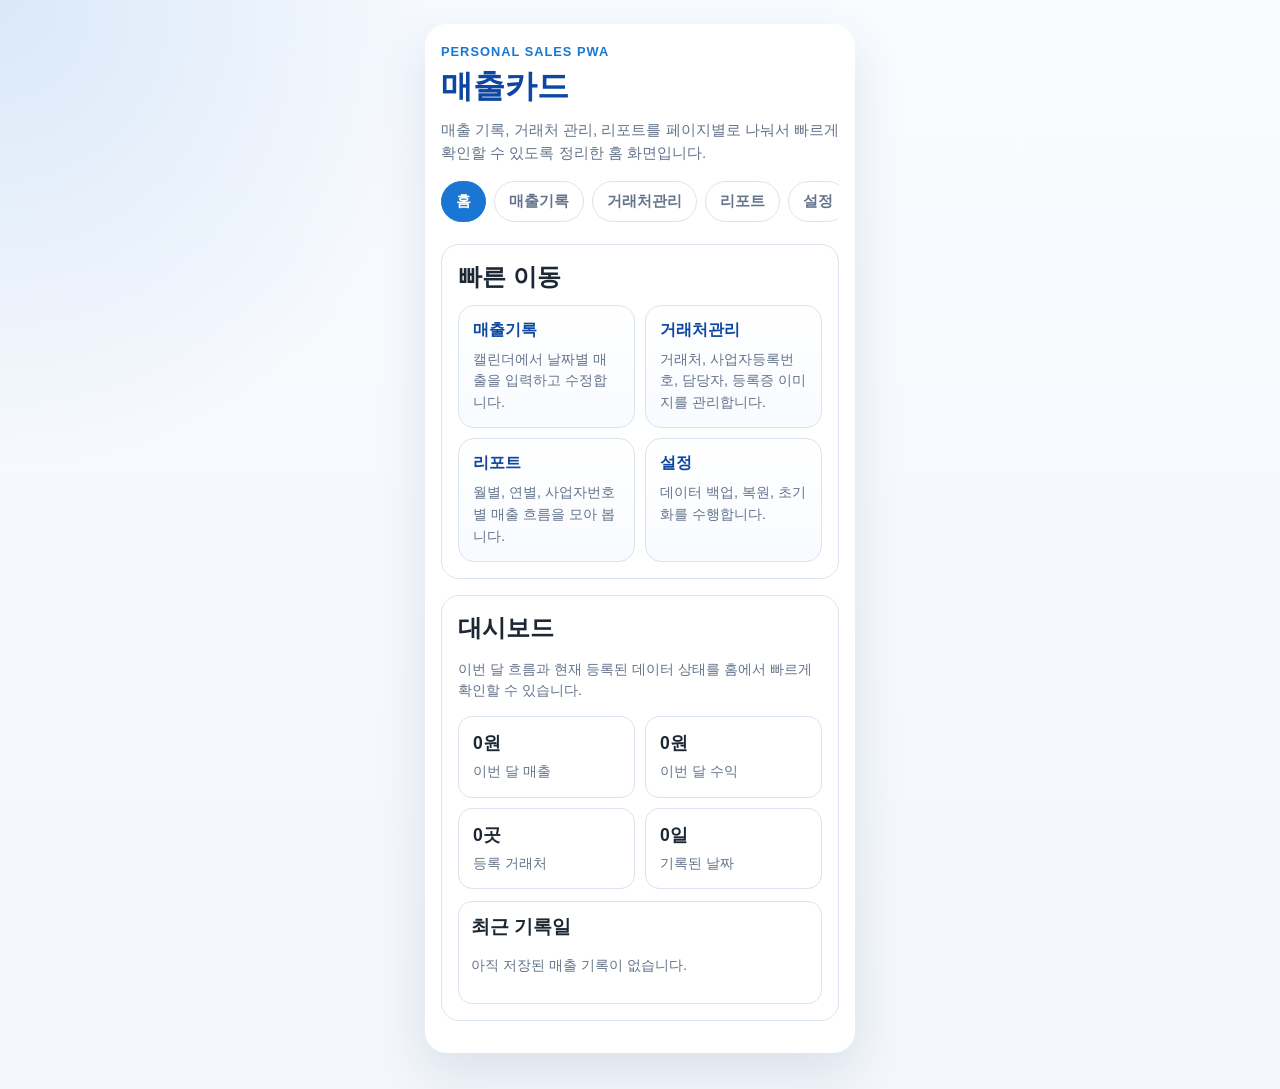
<file: index.html>
<!DOCTYPE html>
<html lang="ko">
<head>
  <meta charset="UTF-8">
  <meta name="viewport" content="width=device-width, initial-scale=1.0">
  <title>매출카드 홈</title>
  <link rel="manifest" href="manifest.json">
  <meta name="theme-color" content="#1976d2">
  <link rel="stylesheet" href="style.css">
</head>
<body>
  <div class="container">
    <header class="site-header">
      <p class="eyebrow">Personal Sales PWA</p>
      <h1>매출카드</h1>
      <p class="site-description">매출 기록, 거래처 관리, 리포트를 페이지별로 나눠서 빠르게 확인할 수 있도록 정리한 홈 화면입니다.</p>
    </header>

    <nav class="top-nav">
      <a class="nav-link is-active" href="index.html">홈</a>
      <a class="nav-link" href="sales.html">매출기록</a>
      <a class="nav-link" href="clients.html">거래처관리</a>
      <a class="nav-link" href="reports.html">리포트</a>
      <a class="nav-link" href="settings.html">설정</a>
    </nav>

    <main class="page-stack">
      <section class="card">
        <h2>빠른 이동</h2>
        <div class="menu-grid">
          <a class="menu-card" href="sales.html">
            <strong>매출기록</strong>
            <span>캘린더에서 날짜별 매출을 입력하고 수정합니다.</span>
          </a>
          <a class="menu-card" href="clients.html">
            <strong>거래처관리</strong>
            <span>거래처, 사업자등록번호, 담당자, 등록증 이미지를 관리합니다.</span>
          </a>
          <a class="menu-card" href="reports.html">
            <strong>리포트</strong>
            <span>월별, 연별, 사업자번호별 매출 흐름을 모아 봅니다.</span>
          </a>
          <a class="menu-card" href="settings.html">
            <strong>설정</strong>
            <span>데이터 백업, 복원, 초기화를 수행합니다.</span>
          </a>
        </div>
      </section>

      <section class="card">
        <h2>대시보드</h2>
        <div id="home-summary"></div>
      </section>
    </main>
  </div>

  <script src="data.js"></script>
  <script src="home.js"></script>
</body>
</html>
</file>
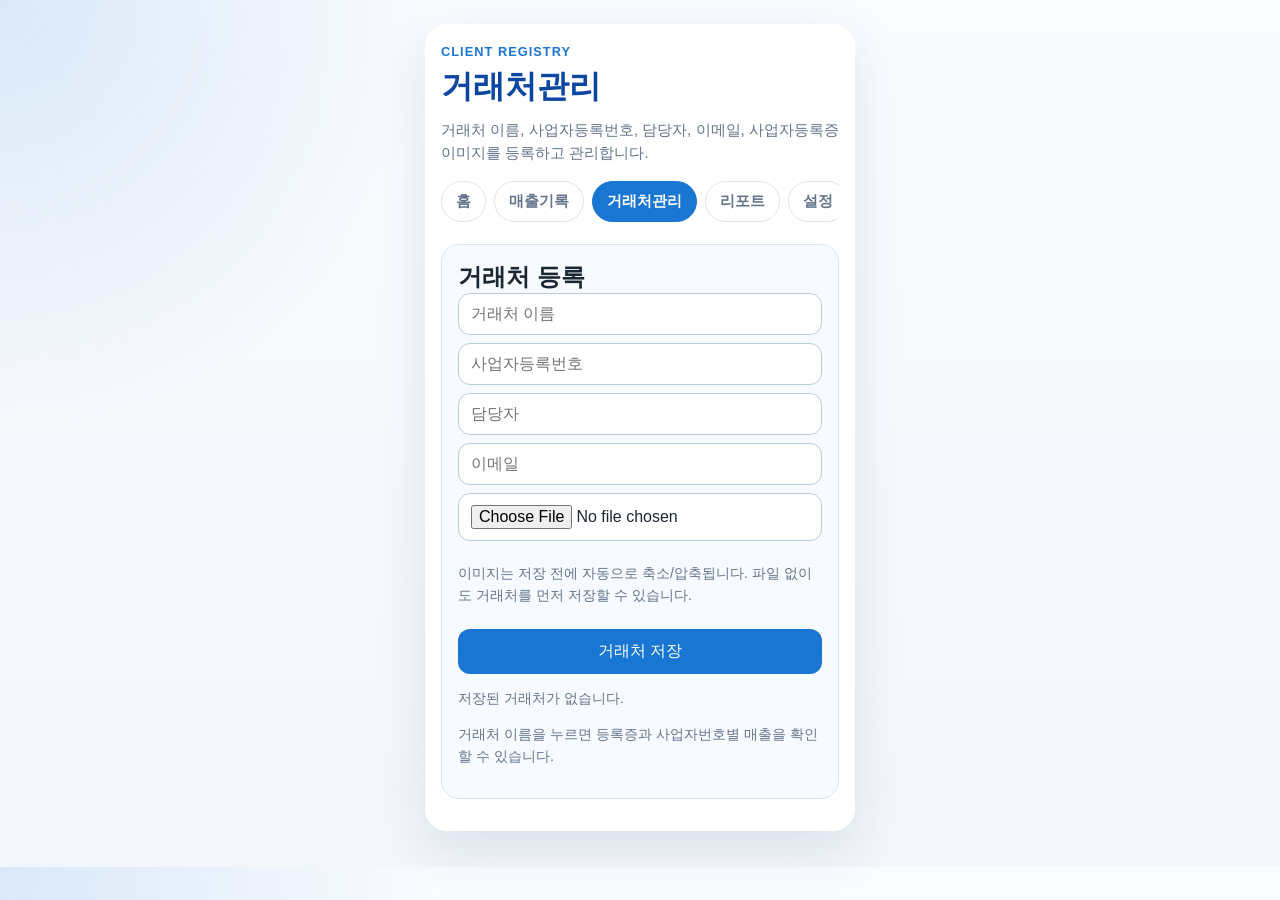
<file: clients.html>
<!DOCTYPE html>
<html lang="ko">
<head>
  <meta charset="UTF-8">
  <meta name="viewport" content="width=device-width, initial-scale=1.0">
  <title>거래처관리</title>
  <link rel="manifest" href="manifest.json">
  <meta name="theme-color" content="#1976d2">
  <link rel="stylesheet" href="style.css">
</head>
<body>
  <div class="container">
    <header class="site-header">
      <p class="eyebrow">Client Registry</p>
      <h1>거래처관리</h1>
      <p class="site-description">거래처 이름, 사업자등록번호, 담당자, 이메일, 사업자등록증 이미지를 등록하고 관리합니다.</p>
    </header>

    <nav class="top-nav">
      <a class="nav-link" href="index.html">홈</a>
      <a class="nav-link" href="sales.html">매출기록</a>
      <a class="nav-link is-active" href="clients.html">거래처관리</a>
      <a class="nav-link" href="reports.html">리포트</a>
      <a class="nav-link" href="settings.html">설정</a>
    </nav>

    <main class="page-stack">
      <div id="business-registry"></div>
    </main>
  </div>

  <script src="data.js"></script>
  <script src="clients.js"></script>
</body>
</html>
</file>
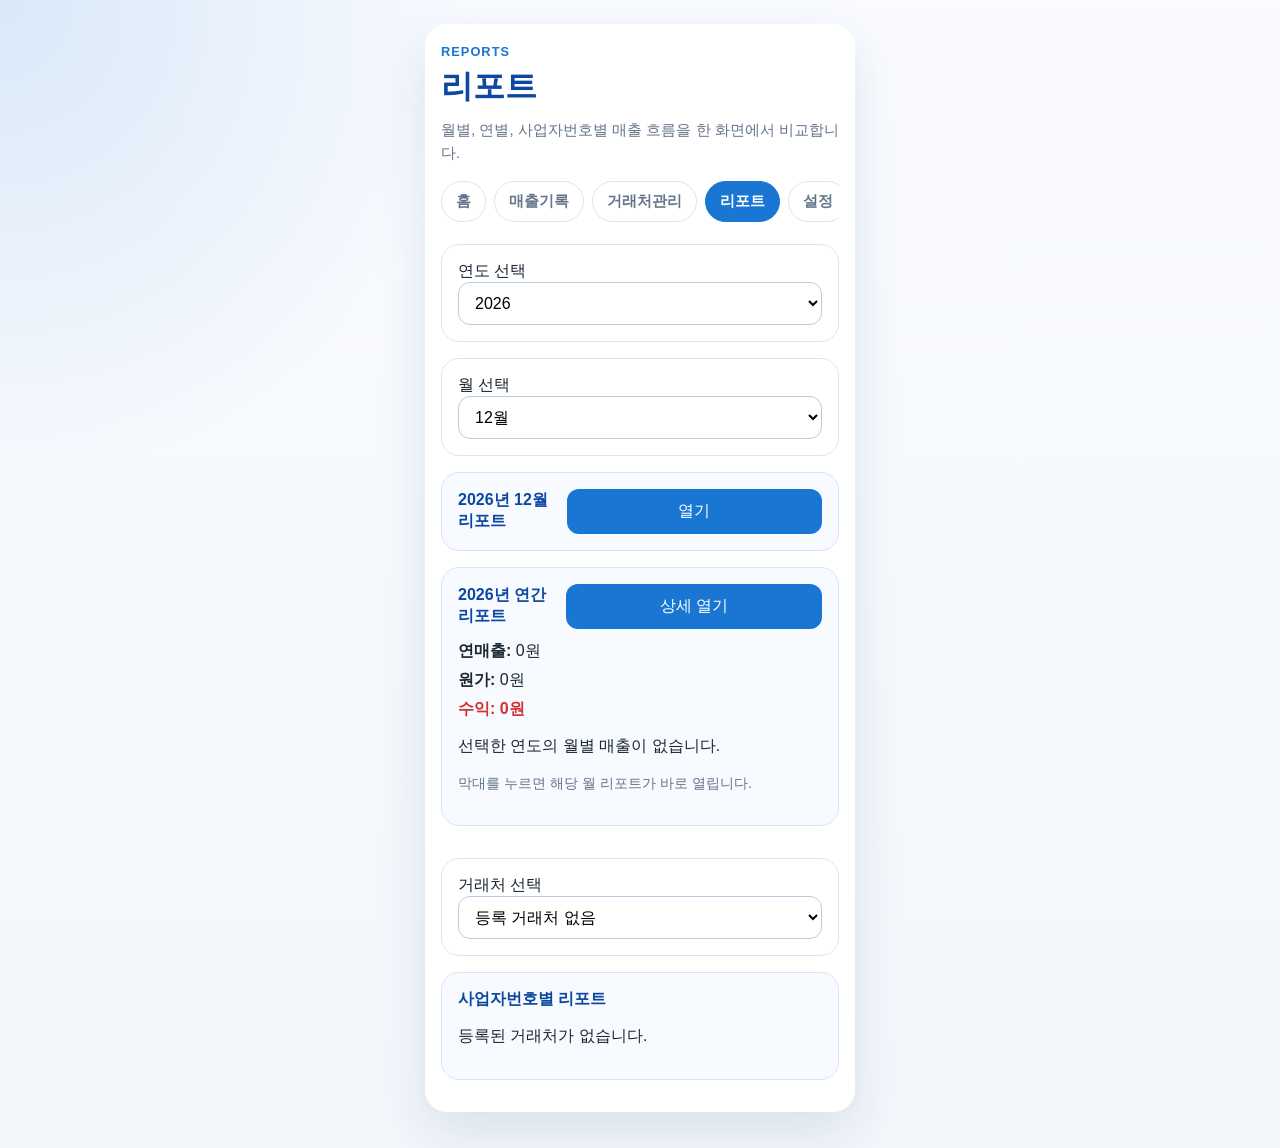
<file: reports.html>
<!DOCTYPE html>
<html lang="ko">
<head>
  <meta charset="UTF-8">
  <meta name="viewport" content="width=device-width, initial-scale=1.0">
  <title>리포트</title>
  <link rel="manifest" href="manifest.json">
  <meta name="theme-color" content="#1976d2">
  <link rel="stylesheet" href="style.css">
</head>
<body>
  <div class="container">
    <header class="site-header">
      <p class="eyebrow">Reports</p>
      <h1>리포트</h1>
      <p class="site-description">월별, 연별, 사업자번호별 매출 흐름을 한 화면에서 비교합니다.</p>
    </header>

    <nav class="top-nav">
      <a class="nav-link" href="index.html">홈</a>
      <a class="nav-link" href="sales.html">매출기록</a>
      <a class="nav-link" href="clients.html">거래처관리</a>
      <a class="nav-link is-active" href="reports.html">리포트</a>
      <a class="nav-link" href="settings.html">설정</a>
    </nav>

    <main class="page-stack">
      <div id="year-selector"></div>
      <div id="month-selector"></div>
      <div id="month-report"></div>
      <div id="year-report"></div>
      <div id="report-edit-panel"></div>
      <div id="business-selector"></div>
      <div id="business-report"></div>
    </main>
  </div>

  <script src="data.js"></script>
  <script src="reports.js"></script>
</body>
</html>
</file>
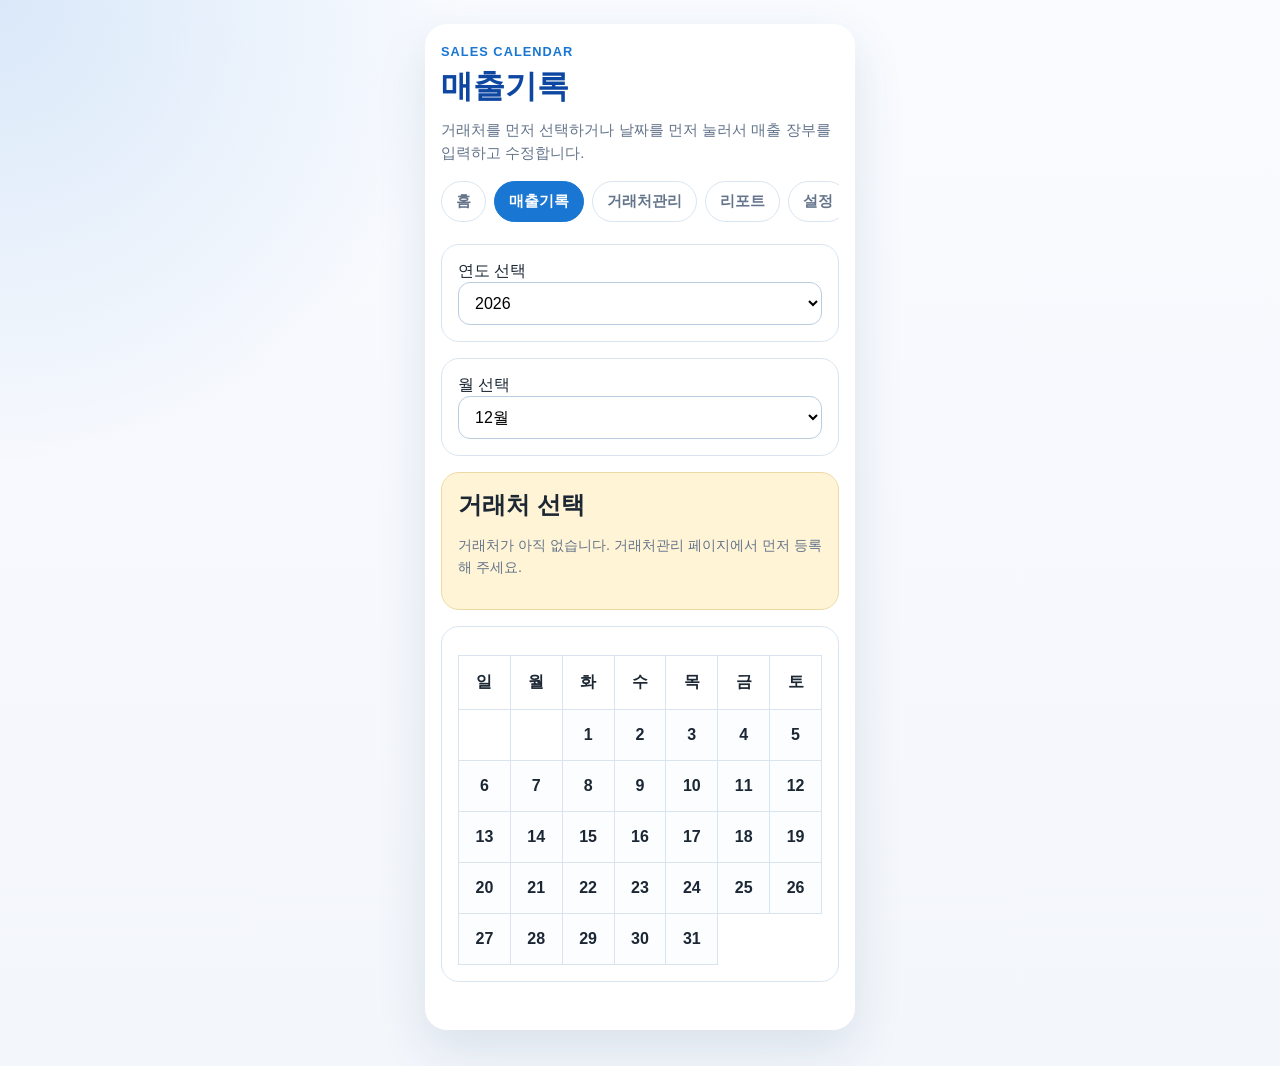
<file: sales.html>
<!DOCTYPE html>
<html lang="ko">
<head>
  <meta charset="UTF-8">
  <meta name="viewport" content="width=device-width, initial-scale=1.0">
  <title>매출기록</title>
  <link rel="manifest" href="manifest.json">
  <meta name="theme-color" content="#1976d2">
  <link rel="stylesheet" href="style.css">
</head>
<body>
  <div class="container">
    <header class="site-header">
      <p class="eyebrow">Sales Calendar</p>
      <h1>매출기록</h1>
      <p class="site-description">거래처를 먼저 선택하거나 날짜를 먼저 눌러서 매출 장부를 입력하고 수정합니다.</p>
    </header>

    <nav class="top-nav">
      <a class="nav-link" href="index.html">홈</a>
      <a class="nav-link is-active" href="sales.html">매출기록</a>
      <a class="nav-link" href="clients.html">거래처관리</a>
      <a class="nav-link" href="reports.html">리포트</a>
      <a class="nav-link" href="settings.html">설정</a>
    </nav>

    <main class="page-stack">
      <div id="year-selector"></div>
      <div id="month-selector"></div>
      <div id="sales-client-selector"></div>
      <div id="calendar"></div>
      <div id="sales-form"></div>
    </main>
  </div>

  <script src="data.js"></script>
  <script src="sales.js"></script>
</body>
</html>
</file>
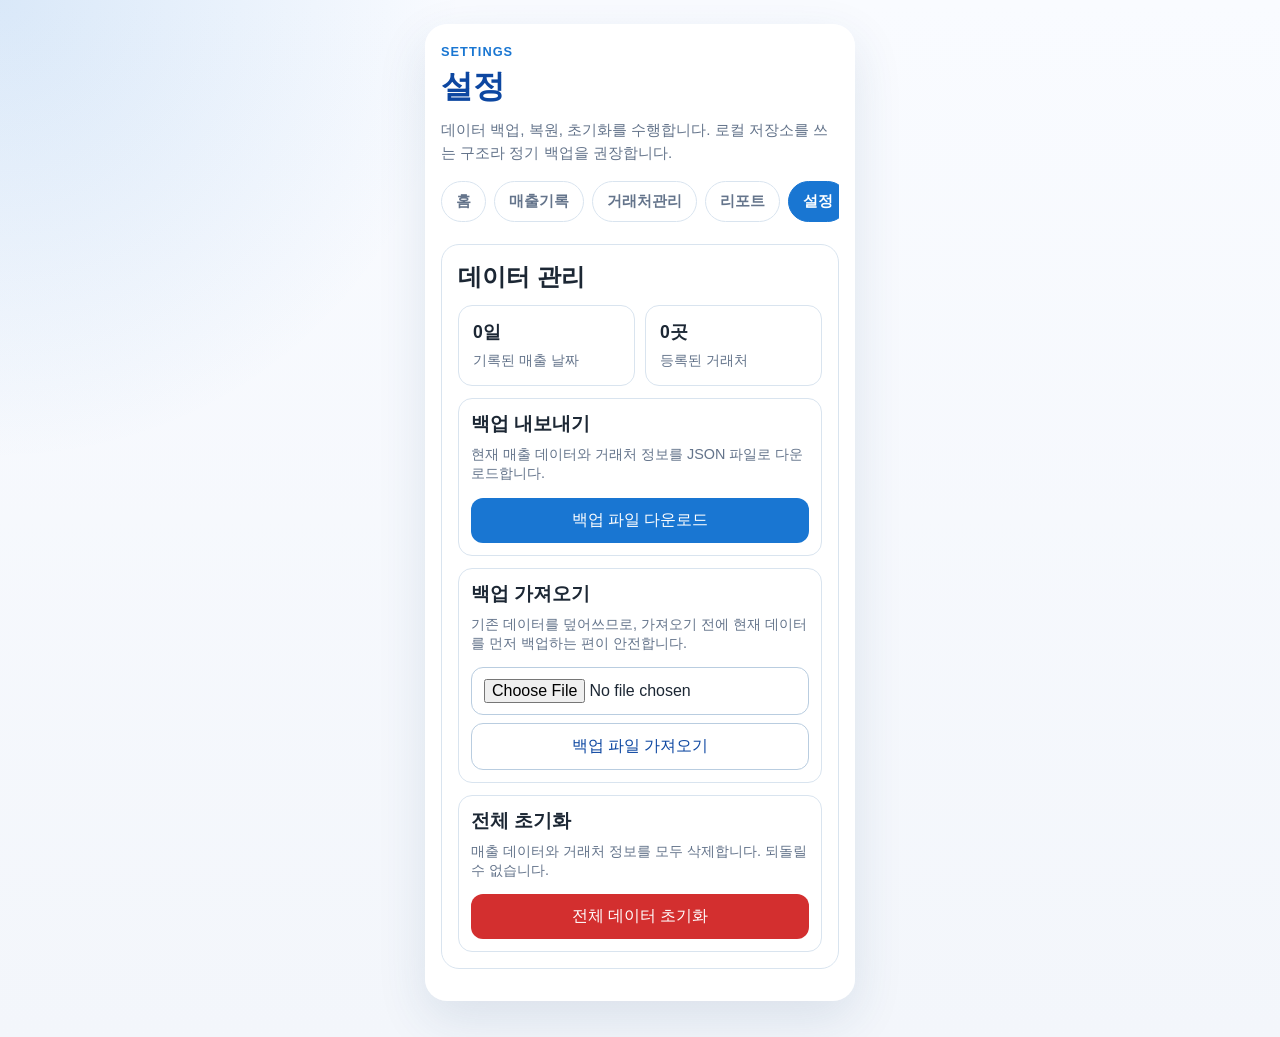
<file: settings.html>
<!DOCTYPE html>
<html lang="ko">
<head>
  <meta charset="UTF-8">
  <meta name="viewport" content="width=device-width, initial-scale=1.0">
  <title>설정</title>
  <link rel="manifest" href="manifest.json">
  <meta name="theme-color" content="#1976d2">
  <link rel="stylesheet" href="style.css">
</head>
<body>
  <div class="container">
    <header class="site-header">
      <p class="eyebrow">Settings</p>
      <h1>설정</h1>
      <p class="site-description">데이터 백업, 복원, 초기화를 수행합니다. 로컬 저장소를 쓰는 구조라 정기 백업을 권장합니다.</p>
    </header>

    <nav class="top-nav">
      <a class="nav-link" href="index.html">홈</a>
      <a class="nav-link" href="sales.html">매출기록</a>
      <a class="nav-link" href="clients.html">거래처관리</a>
      <a class="nav-link" href="reports.html">리포트</a>
      <a class="nav-link is-active" href="settings.html">설정</a>
    </nav>

    <main class="page-stack">
      <div id="settings-panel"></div>
    </main>
  </div>

  <script src="data.js"></script>
  <script src="settings.js"></script>
</body>
</html>
</file>
<file: style.css>
:root {
  --bg: #f3f6fb;
  --surface: #ffffff;
  --surface-soft: #f7fbff;
  --line: #d9e4ef;
  --line-strong: #b9cde0;
  --text: #1c2734;
  --muted: #64748b;
  --brand: #1976d2;
  --brand-strong: #0d47a1;
  --accent: #fff4d6;
  --accent-line: #ecd9a5;
  --danger: #d32f2f;
}

* {
  box-sizing: border-box;
}

body {
  margin: 0;
  color: var(--text);
  font-family: 'Noto Sans KR', sans-serif;
  background:
    radial-gradient(circle at top left, rgba(25, 118, 210, 0.14), transparent 28%),
    linear-gradient(180deg, #f9fbff 0%, var(--bg) 100%);
}

body.sheet-open {
  overflow: hidden;
}

a {
  color: inherit;
}

.container {
  max-width: 430px;
  margin: 24px auto 36px;
  padding: 20px 16px 32px;
  border-radius: 22px;
  background: rgba(255, 255, 255, 0.94);
  box-shadow: 0 18px 50px rgba(34, 72, 119, 0.12);
  backdrop-filter: blur(10px);
}

.site-header {
  margin-bottom: 16px;
}

.eyebrow {
  margin: 0 0 6px;
  color: var(--brand);
  font-size: 0.8rem;
  font-weight: 700;
  letter-spacing: 0.08em;
  text-transform: uppercase;
}

h1 {
  margin: 0;
  color: var(--brand-strong);
  font-size: 2rem;
}

h2,
h3,
h4 {
  margin: 0;
}

.site-description {
  margin: 10px 0 0;
  color: var(--muted);
  line-height: 1.5;
  font-size: 0.95rem;
}

.top-nav {
  display: flex;
  gap: 8px;
  overflow-x: auto;
  padding-bottom: 4px;
  margin-bottom: 18px;
}

.nav-link {
  flex: 0 0 auto;
  padding: 10px 14px;
  border: 1px solid var(--line);
  border-radius: 999px;
  background: var(--surface);
  color: var(--muted);
  font-size: 0.92rem;
  font-weight: 600;
  text-decoration: none;
}

.nav-link.is-active {
  border-color: var(--brand);
  background: var(--brand);
  color: #fff;
}

.page-stack {
  display: grid;
  gap: 16px;
}

.card,
.section-card,
.compact-card,
.report-panel,
.settings-panel {
  border: 1px solid var(--line);
  border-radius: 18px;
  background: var(--surface);
  padding: 16px;
}

.section-card,
.report-panel {
  background: var(--surface-soft);
}

.compact-card {
  background: var(--accent);
  border-color: var(--accent-line);
}

.menu-grid,
.summary-grid,
.settings-grid {
  display: grid;
  gap: 10px;
}

.menu-grid {
  grid-template-columns: repeat(2, minmax(0, 1fr));
  margin-top: 12px;
}

.menu-card {
  display: block;
  min-height: 120px;
  padding: 14px;
  border: 1px solid var(--line);
  border-radius: 16px;
  background: linear-gradient(180deg, #ffffff 0%, #f8fbff 100%);
  text-decoration: none;
}

.menu-card strong {
  display: block;
  margin-bottom: 8px;
  color: var(--brand-strong);
  font-size: 1rem;
}

.menu-card span,
.summary-copy,
.muted,
.empty-text,
.file-hint,
.client-meta,
.selected-client-banner,
.sales-form-note,
.inline-muted {
  color: var(--muted);
  font-size: 0.9rem;
  line-height: 1.5;
}

.summary-grid,
.settings-grid {
  margin-top: 12px;
  grid-template-columns: repeat(2, minmax(0, 1fr));
}

.summary-tile,
.settings-tile {
  padding: 14px;
  border: 1px solid var(--line);
  border-radius: 14px;
  background: #fff;
}

.summary-tile strong,
.settings-tile strong {
  display: block;
  margin-bottom: 6px;
  font-size: 1.1rem;
}

.selector-row {
  display: flex;
  align-items: center;
  gap: 8px;
}

.selector-row label {
  flex: 1;
}

.stack-form,
.settings-actions,
.button-row,
.client-choice-list,
.report-summary,
.certificate-actions {
  display: grid;
  gap: 8px;
}

.button-row,
.certificate-actions,
.settings-actions {
  grid-template-columns: repeat(2, minmax(0, 1fr));
}

.button-row.single {
  grid-template-columns: 1fr;
}

input,
select,
button,
textarea {
  width: 100%;
  font: inherit;
}

input,
select,
textarea {
  padding: 11px 12px;
  border: 1px solid var(--line-strong);
  border-radius: 12px;
  background: #fff;
}

button {
  border: 0;
  border-radius: 12px;
  padding: 12px;
  cursor: pointer;
}

.primary-button,
.toggle-report-button {
  background: var(--brand);
  color: #fff;
}

.toggle-report-button.is-open {
  background: var(--brand-strong);
}

.secondary-button {
  border: 1px solid var(--line-strong);
  background: #fff;
  color: var(--brand-strong);
}

.danger-button {
  background: var(--danger);
  color: #fff;
}

.report-title {
  color: var(--brand-strong);
  font-size: 1rem;
}

.report-header {
  display: flex;
  align-items: center;
  justify-content: space-between;
  gap: 12px;
}

.report-entry-button {
  width: 100%;
  border: 1px solid var(--line);
  border-radius: 14px;
  background: #fff;
  padding: 12px;
  text-align: left;
  cursor: pointer;
}

.report-entry-button:hover {
  background: #f8fbff;
}

.sheet-root {
  position: fixed;
  inset: 0;
  z-index: 1000;
}

.sheet-backdrop {
  position: absolute;
  inset: 0;
  background: rgba(15, 23, 42, 0.42);
}

.bottom-sheet {
  position: absolute;
  left: 0;
  right: 0;
  bottom: 0;
  max-height: 86vh;
  overflow-y: auto;
  padding: 14px 16px 24px;
  border-radius: 24px 24px 0 0;
  background: rgba(255, 255, 255, 0.98);
  box-shadow: 0 -12px 40px rgba(15, 23, 42, 0.18);
}

.sheet-handle {
  width: 52px;
  height: 5px;
  margin: 0 auto 14px;
  border-radius: 999px;
  background: #cbd5e1;
}

.sheet-header {
  display: flex;
  align-items: center;
  justify-content: space-between;
  gap: 12px;
  margin-bottom: 12px;
}

.sheet-close {
  width: auto;
  padding: 10px 14px;
  border: 1px solid var(--line-strong);
  border-radius: 12px;
  background: #fff;
  color: var(--brand-strong);
}

.report-summary {
  margin-top: 12px;
  margin-bottom: 12px;
}

.profit {
  color: var(--danger);
  font-weight: 700;
}

.report-group {
  margin-top: 12px;
  padding-top: 12px;
  border-top: 1px solid var(--line);
}

.report-group:first-of-type {
  margin-top: 0;
  padding-top: 0;
  border-top: 0;
}

.year-chart {
  display: grid;
  grid-template-columns: repeat(12, minmax(0, 1fr));
  gap: 8px;
  align-items: end;
  margin-top: 12px;
}

.year-chart-bar {
  display: grid;
  gap: 8px;
  align-content: end;
  padding: 10px 6px;
  border: 1px solid var(--line);
  border-radius: 16px;
  background: #fff;
  text-align: center;
}

.year-chart-bar.is-active {
  border-color: var(--brand);
  background: #eef6ff;
}

.year-chart-bar-figure {
  display: flex;
  align-items: end;
  justify-content: center;
  min-height: 160px;
  padding: 0 2px;
}

.year-chart-bar-fill {
  width: 100%;
  max-width: 34px;
  min-height: 2px;
  border-radius: 12px 12px 6px 6px;
  background: linear-gradient(180deg, #4ea7ff 0%, #1976d2 100%);
}

.year-chart-bar-label,
.year-chart-bar-value {
  display: block;
}

.year-chart-bar-label {
  color: var(--brand-strong);
  font-size: 0.88rem;
  font-weight: 700;
}

.year-chart-bar-value {
  color: var(--muted);
  font-size: 0.78rem;
  line-height: 1.4;
  word-break: keep-all;
}

.report-group-title {
  margin-bottom: 8px;
  font-size: 0.98rem;
}

.report-list,
.client-list {
  list-style: none;
  margin: 12px 0 0;
  padding: 0;
}

.report-list li,
.client-list li {
  margin-bottom: 8px;
}

.report-list li,
.client-button,
.client-choice-button,
.certificate-viewer,
.settings-box {
  border: 1px solid var(--line);
  border-radius: 14px;
  background: #fff;
}

.report-list li,
.client-button,
.client-choice-button,
.settings-box {
  padding: 12px;
}

.client-button,
.client-choice-button {
  text-align: left;
}

.client-button.is-active,
.client-choice-button.is-active {
  border-color: var(--brand);
  background: #eef6ff;
}

.client-button strong,
.client-choice-button strong {
  display: block;
  margin-bottom: 4px;
}

.client-choice-list {
  grid-template-columns: repeat(2, minmax(0, 1fr));
  margin-top: 12px;
}

.certificate-viewer {
  margin-top: 12px;
  padding: 12px;
}

.certificate-viewer p {
  margin: 0 0 8px;
}

.certificate-image {
  width: 100%;
  border-radius: 12px;
  border: 1px solid var(--line);
}

.embedded-report {
  margin-top: 14px;
}

.settings-box {
  margin-top: 12px;
}

.settings-box h3 {
  margin-bottom: 8px;
}

.settings-note {
  margin-top: 8px;
  color: var(--muted);
  font-size: 0.9rem;
}

table {
  width: 100%;
  margin-top: 12px;
  border-collapse: collapse;
  table-layout: fixed;
}

th,
td {
  border: 1px solid var(--line);
  text-align: center;
  padding: 16px 0;
}

.calendar-day {
  position: relative;
  background: #fbfdff;
  cursor: pointer;
  transition: background 0.18s ease;
}

.calendar-day:hover {
  background: #eaf4ff;
}

.calendar-day.has-entry {
  background: linear-gradient(180deg, #fff4d6 0%, #ffe7b1 100%);
}

.calendar-day.has-entry:hover {
  background: linear-gradient(180deg, #ffeabf 0%, #ffd982 100%);
}

.calendar-date-number {
  display: block;
  font-weight: 700;
}

.calendar-day-total {
  display: block;
  margin-top: 6px;
  padding: 0 4px;
  color: #8b5a00;
  font-size: 0.72rem;
  line-height: 1.25;
  word-break: keep-all;
}

@media (max-width: 480px) {
  .container {
    margin: 0;
    min-height: 100vh;
    border-radius: 0;
  }

  .menu-grid,
  .summary-grid,
  .settings-grid,
  .button-row,
  .certificate-actions,
  .settings-actions,
  .client-choice-list {
    grid-template-columns: 1fr;
  }

  .year-chart {
    grid-template-columns: repeat(6, minmax(0, 1fr));
  }

  .year-chart-bar-figure {
    min-height: 120px;
  }
}
</file>
